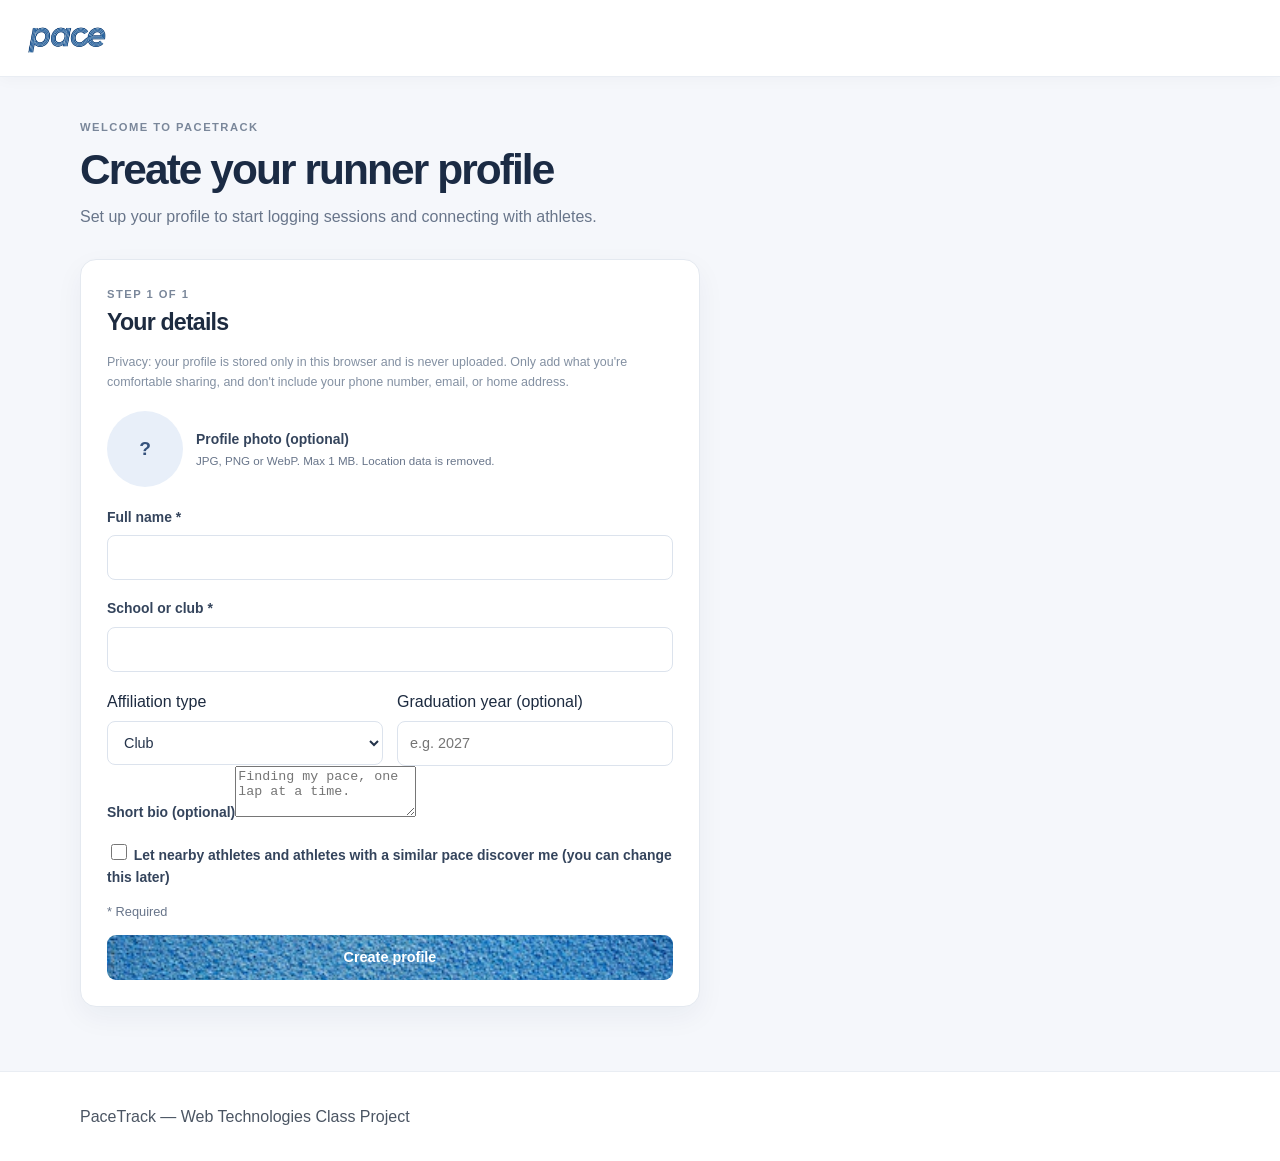
<file: index.html>
<!DOCTYPE html>
<html lang="en">
<head>
  <meta charset="UTF-8">
  <meta name="viewport" content="width=device-width, initial-scale=1.0">
  <!-- Security: only load scripts, styles and images from this site (plus local data: image previews). -->
  <meta http-equiv="Content-Security-Policy" content="default-src 'self'; img-src 'self' data:; object-src 'none'; base-uri 'self'; form-action 'self'">
  <meta name="referrer" content="no-referrer">

  <title>Home | PaceTrack</title>

  <link rel="stylesheet" href="css/style.css">

  <script src="js/app.js" defer></script>
</head>

<body>
  <a class="skip-link" href="#main-content">Skip to content</a>

  <header class="site-header">
    <div class="container header-content">
      <a class="logo" href="index.html" aria-label="PaceTrack home">
        <img src="assets/pacetrack-logo.png" alt="PaceTrack logo">
      </a>

      <nav aria-label="Main navigation">
        <ul class="nav-links">
          <li>
            <a href="index.html" aria-current="page">Home</a>
          </li>
          <li>
            <a href="tracker.html">Log Run</a>
          </li>
          <li>
            <a href="feed.html">Feed</a>
          </li>
          <li>
            <a href="athletes.html">Athletes</a>
          </li>
        </ul>
      </nav>
    </div>
  </header>

  <main id="main-content" class="container" tabindex="-1"></main>

  <footer class="site-footer">
    <div class="container">
      <p>PaceTrack — Web Technologies Class Project</p>
    </div>
  </footer>
</body>
</html>
</file>
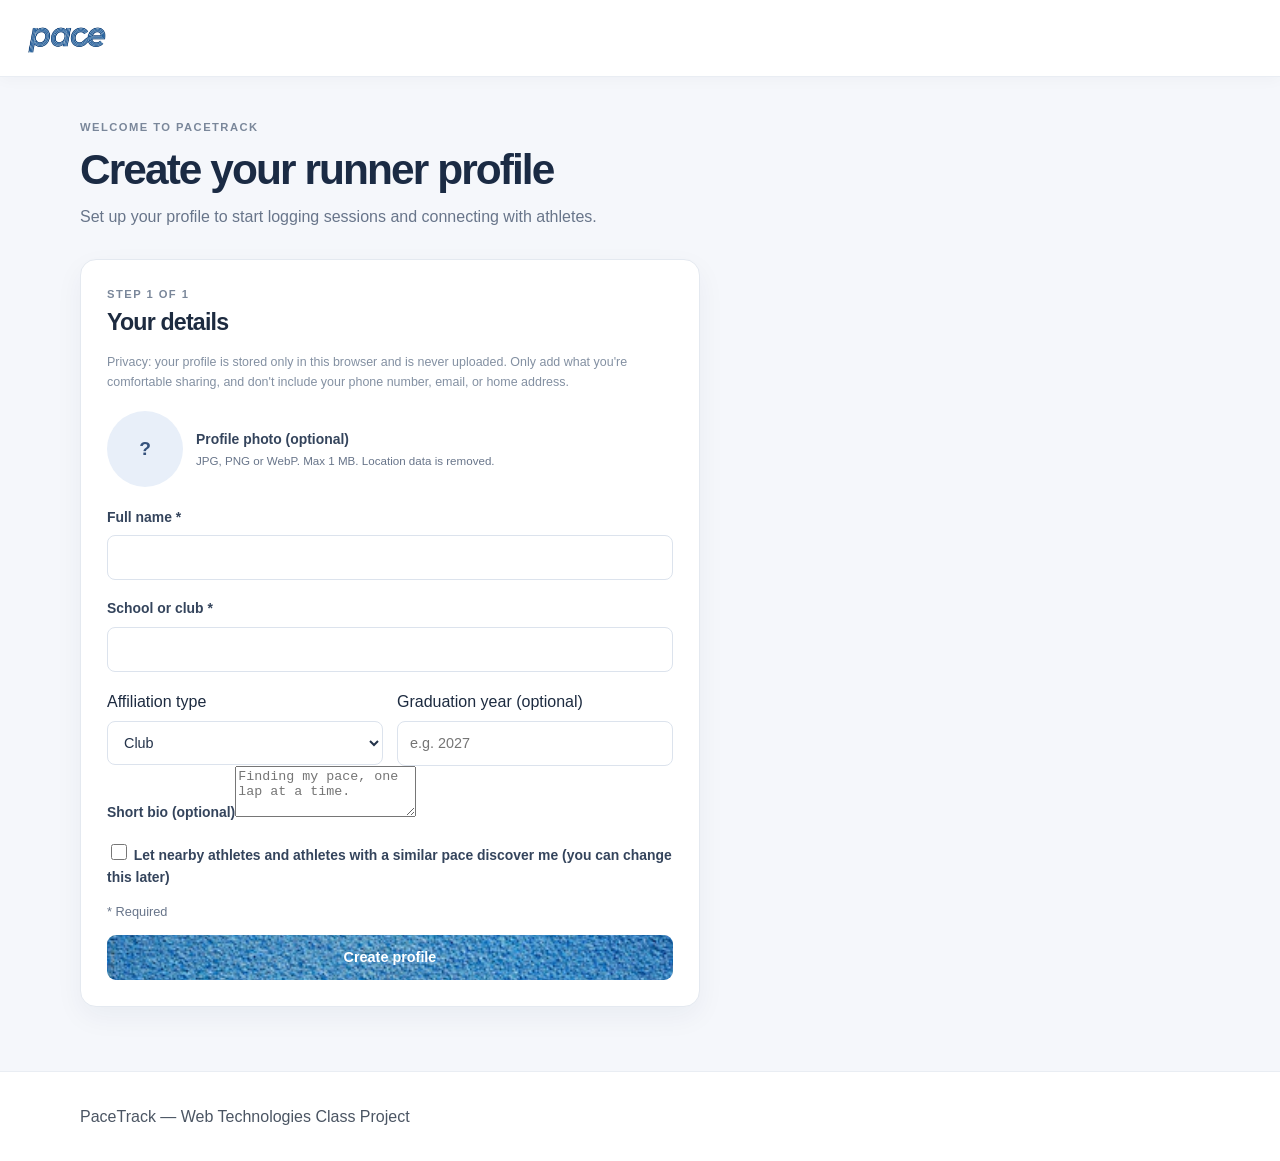
<file: athletes.html>
<!DOCTYPE html>
<html lang="en">
<head>
  <meta charset="UTF-8">
  <meta name="viewport" content="width=device-width, initial-scale=1.0">
  <!-- Security: only load scripts, styles and images from this site (plus local data: image previews). -->
  <meta http-equiv="Content-Security-Policy" content="default-src 'self'; img-src 'self' data:; object-src 'none'; base-uri 'self'; form-action 'self'">
  <meta name="referrer" content="no-referrer">

  <title>Athletes | PaceTrack</title>

  <link rel="stylesheet" href="css/style.css">

  <script src="js/app.js" defer></script>
</head>

<body>
  <a class="skip-link" href="#main-content">Skip to content</a>

  <header class="site-header">
    <div class="container header-content">
      <a class="logo" href="index.html" aria-label="PaceTrack home">
        <img src="assets/pacetrack-logo.png" alt="PaceTrack logo">
      </a>

      <nav aria-label="Main navigation">
        <ul class="nav-links">
          <li>
            <a href="index.html">Home</a>
          </li>
          <li>
            <a href="tracker.html">Log Run</a>
          </li>
          <li>
            <a href="feed.html">Feed</a>
          </li>
          <li>
            <a href="athletes.html" aria-current="page">Athletes</a>
          </li>
        </ul>
      </nav>
    </div>
  </header>

  <main id="main-content" class="container" tabindex="-1"></main>

  <footer class="site-footer">
    <div class="container">
      <p>PaceTrack — Web Technologies Class Project</p>
    </div>
  </footer>
</body>
</html>
</file>
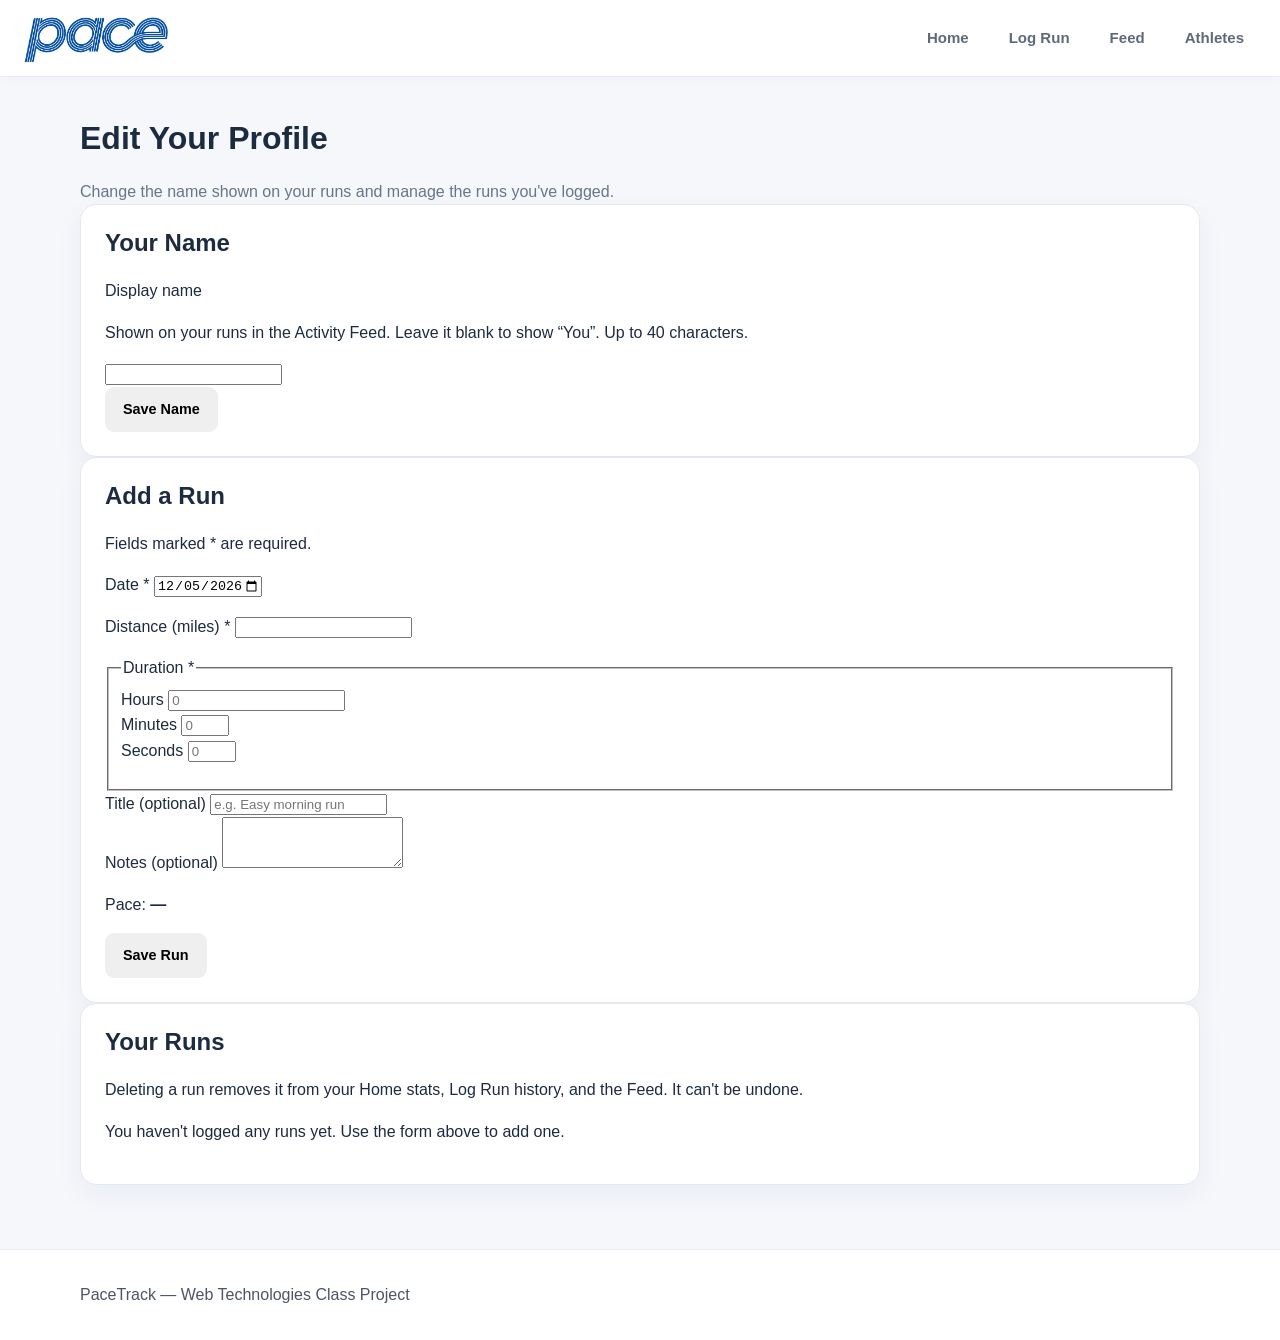
<file: edit-profile.html>
<!DOCTYPE html>
<html lang="en">
<head>
  <meta charset="UTF-8">
  <meta name="viewport" content="width=device-width, initial-scale=1.0">
  <!-- Security: only load scripts, styles and images from this site (plus local data: image previews). -->
  <meta http-equiv="Content-Security-Policy" content="default-src 'self'; img-src 'self' data:; object-src 'none'; base-uri 'self'; form-action 'self'">
  <meta name="referrer" content="no-referrer">

  <title>Edit Profile | PaceTrack</title>

  <link rel="stylesheet" href="css/style.css">

  <script src="js/storage.js" defer></script>
  <script src="js/tracker.js" defer></script>
  <script src="js/edit-profile.js" defer></script>
</head>

<body>
  <a class="skip-link" href="#main-content">Skip to content</a>

  <header class="site-header">
    <div class="container header-content">
      <a class="logo" href="index.html" aria-label="PaceTrack home">
        <img src="images/pacetrack-logo.png" alt="PaceTrack" width="144" height="48">
      </a>

      <nav aria-label="Main navigation">
        <ul class="nav-links">
          <li>
            <a href="index.html">Home</a>
          </li>
          <li>
            <a href="tracker.html">Log Run</a>
          </li>
          <li>
            <a href="feed.html">Feed</a>
          </li>
          <li>
            <a href="athletes.html">Athletes</a>
          </li>
        </ul>
      </nav>
    </div>
  </header>

  <main id="main-content" class="container" tabindex="-1">
    <h1>Edit Your Profile</h1>

    <p class="page-description">
      Change the name shown on your runs and manage the runs you've logged.
    </p>

    <div id="data-notices"></div>

    <section class="card" aria-labelledby="name-heading">
      <h2 id="name-heading">Your Name</h2>

      <form id="name-form" class="run-form name-form" novalidate>
        <div class="form-field">
          <label for="profile-name">Display name</label>
          <p class="form-hint" id="profile-name-hint">
            Shown on your runs in the Activity Feed. Leave it blank to show &ldquo;You&rdquo;.
            Up to 40 characters.
          </p>
          <input type="text" id="profile-name" name="name" maxlength="40" autocomplete="nickname"
                 aria-describedby="profile-name-hint">
        </div>

        <button type="submit" class="button">Save Name</button>

        <div id="name-status" class="form-status" role="status" aria-live="polite"></div>
        <div id="name-alert" class="form-status" role="alert"></div>
      </form>
    </section>

    <section class="card" aria-labelledby="run-heading">
      <h2 id="run-heading">Add a Run</h2>

      <p class="form-hint">Fields marked <span aria-hidden="true">*</span><span class="visually-hidden">with an asterisk</span> are required.</p>
  
      <form id="run-form" class="run-form" novalidate>
        <div class="form-row">
          <div class="form-field">
            <label for="run-date">Date <span aria-hidden="true">*</span></label>
            <input type="date" id="run-date" name="date" required
                   aria-describedby="run-date-error">
            <p class="field-error" id="run-date-error"></p>
          </div>
  
          <div class="form-field">
            <label for="run-distance">Distance (miles) <span aria-hidden="true">*</span></label>
            <input type="number" id="run-distance" name="distance" required
                   min="0.01" step="0.01" inputmode="decimal"
                   aria-describedby="run-distance-error">
            <p class="field-error" id="run-distance-error"></p>
          </div>
        </div>
  
        <fieldset class="form-field duration-fieldset" id="run-duration"
                  aria-describedby="run-duration-error">
          <legend>Duration <span aria-hidden="true">*</span></legend>
          <div class="duration-inputs">
            <div>
              <label for="run-hours">Hours</label>
              <input type="number" id="run-hours" name="hours"
                     min="0" step="1" inputmode="numeric" placeholder="0">
            </div>
            <div>
              <label for="run-minutes">Minutes</label>
              <input type="number" id="run-minutes" name="minutes"
                     min="0" max="59" step="1" inputmode="numeric" placeholder="0">
            </div>
            <div>
              <label for="run-seconds">Seconds</label>
              <input type="number" id="run-seconds" name="seconds"
                     min="0" max="59" step="1" inputmode="numeric" placeholder="0">
            </div>
          </div>
          <p class="field-error" id="run-duration-error"></p>
        </fieldset>
  
        <div class="form-field">
          <label for="run-title">Title (optional)</label>
          <input type="text" id="run-title" name="title" maxlength="80"
                 placeholder="e.g. Easy morning run">
        </div>
  
        <div class="form-field">
          <label for="run-notes">Notes (optional)</label>
          <textarea id="run-notes" name="notes" rows="3" maxlength="500"></textarea>
        </div>
  
        <p class="pace-preview" id="pace-preview" aria-live="polite">
          Pace: <strong id="pace-preview-value">—</strong>
        </p>
  
        <button type="submit" class="button">Save Run</button>
  
        <div id="form-status" class="form-status" role="status" aria-live="polite"></div>
        <div id="form-alert" class="form-status" role="alert"></div>
      </form>
    </section>

    <section class="card" aria-labelledby="manage-heading">
      <h2 id="manage-heading" tabindex="-1">Your Runs</h2>
      <p class="stat-note">Deleting a run removes it from your Home stats, Log Run history, and the Feed. It can't be undone.</p>

      <p id="manage-status" class="results-status" role="status" aria-live="polite"></p>
      <div id="manage-alert" class="form-status" role="alert"></div>

      <p id="manage-empty" class="empty-state" hidden>You haven't logged any runs yet. Use the form above to add one.</p>
      <ul id="manage-list" class="run-list" aria-labelledby="manage-heading"></ul>
    </section>
  </main>

  <footer class="site-footer">
    <div class="container">
      <p>PaceTrack — Web Technologies Class Project</p>
    </div>
  </footer>
</body>
</html>
</file>
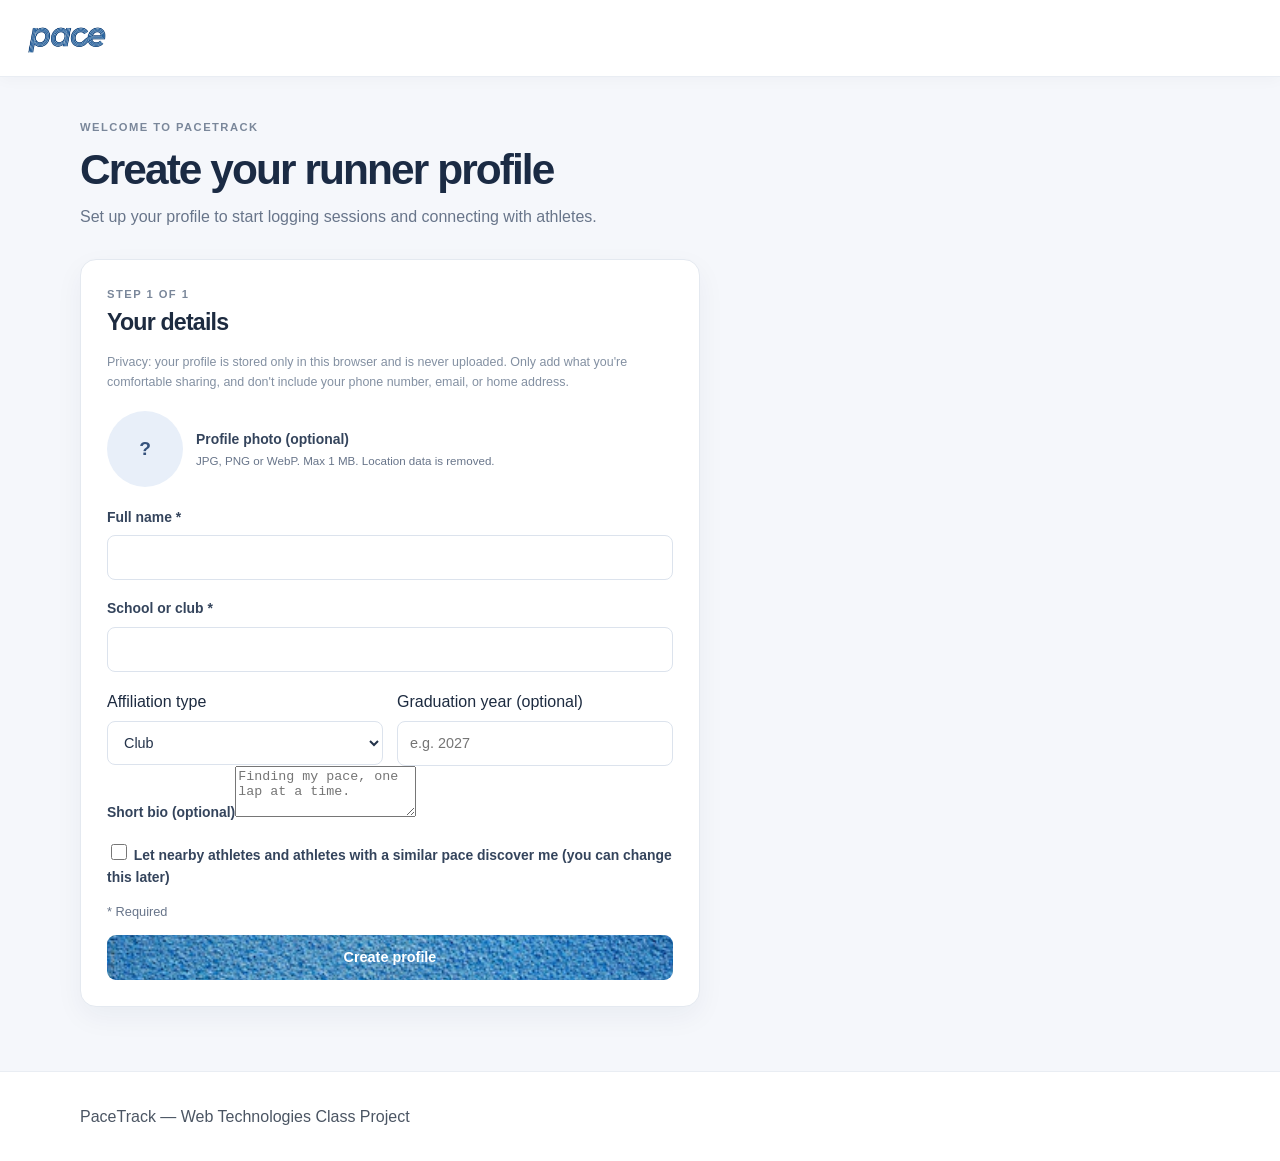
<file: feed.html>
<!DOCTYPE html>
<html lang="en">
<head>
  <meta charset="UTF-8">
  <meta name="viewport" content="width=device-width, initial-scale=1.0">
  <!-- Security: only load scripts, styles and images from this site (plus local data: image previews). -->
  <meta http-equiv="Content-Security-Policy" content="default-src 'self'; img-src 'self' data:; object-src 'none'; base-uri 'self'; form-action 'self'">
  <meta name="referrer" content="no-referrer">

  <title>Feed | PaceTrack</title>

  <link rel="stylesheet" href="css/style.css">

  <script src="js/app.js" defer></script>
</head>

<body>
  <a class="skip-link" href="#main-content">Skip to content</a>

  <header class="site-header">
    <div class="container header-content">
      <a class="logo" href="index.html" aria-label="PaceTrack home">
        <img src="assets/pacetrack-logo.png" alt="PaceTrack logo">
      </a>

      <nav aria-label="Main navigation">
        <ul class="nav-links">
          <li>
            <a href="index.html">Home</a>
          </li>
          <li>
            <a href="tracker.html">Log Run</a>
          </li>
          <li>
            <a href="feed.html" aria-current="page">Feed</a>
          </li>
          <li>
            <a href="athletes.html">Athletes</a>
          </li>
        </ul>
      </nav>
    </div>
  </header>

  <main id="main-content" class="container" tabindex="-1"></main>

  <footer class="site-footer">
    <div class="container">
      <p>PaceTrack — Web Technologies Class Project</p>
    </div>
  </footer>
</body>
</html>
</file>
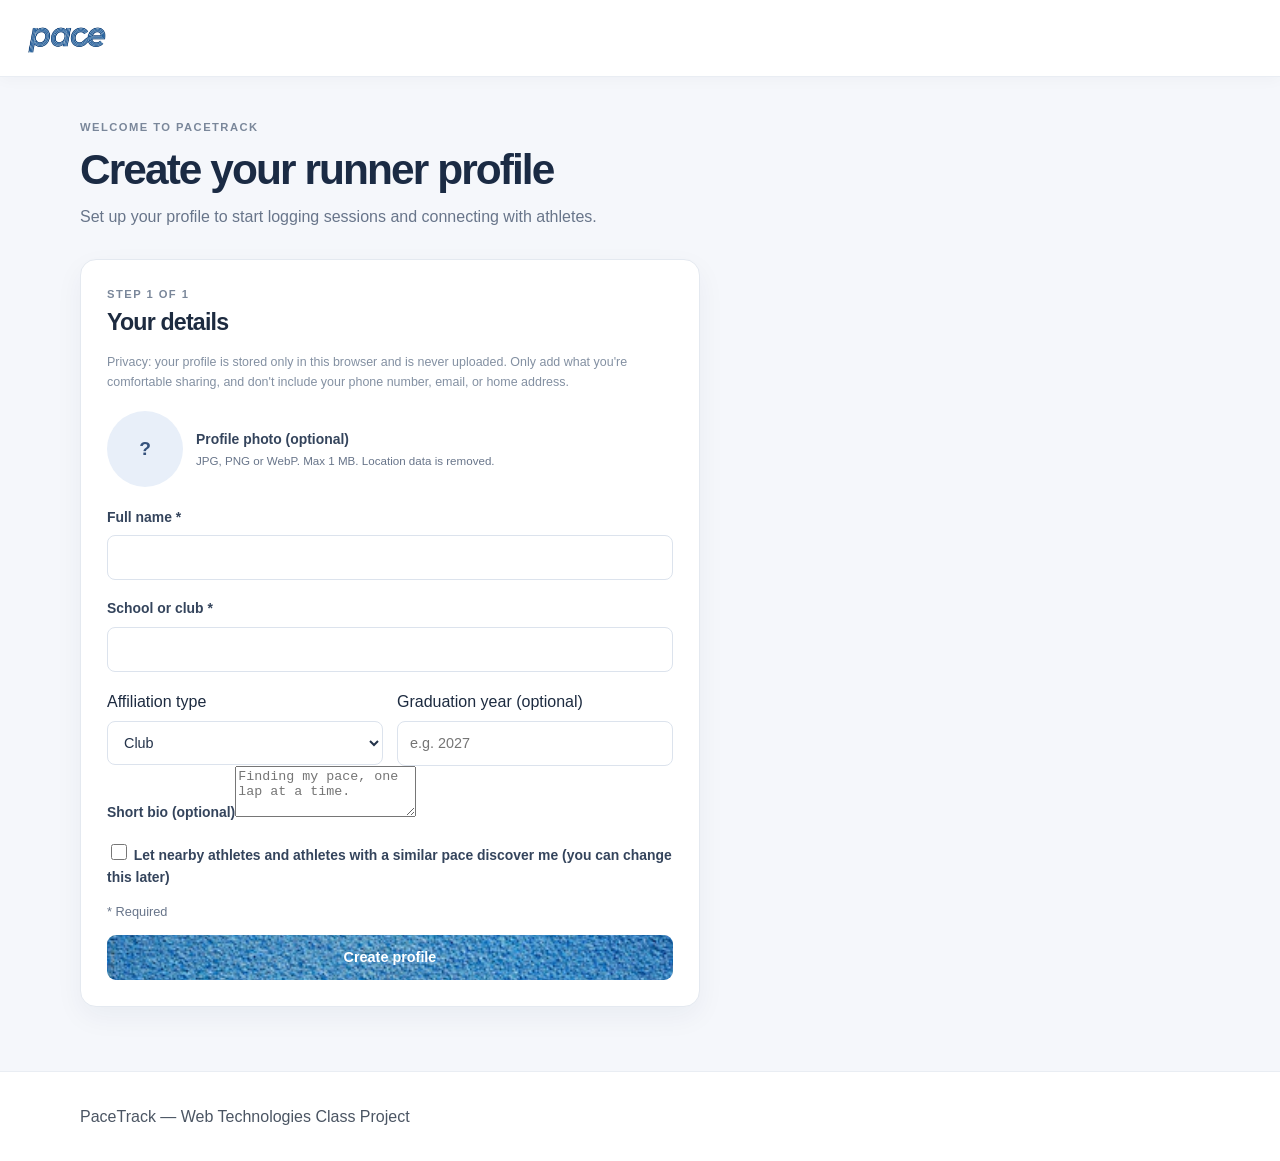
<file: tracker.html>
<!DOCTYPE html>
<html lang="en">
<head>
  <meta charset="UTF-8">
  <meta name="viewport" content="width=device-width, initial-scale=1.0">
  <!-- Security: only load scripts, styles and images from this site (plus local data: image previews). -->
  <meta http-equiv="Content-Security-Policy" content="default-src 'self'; img-src 'self' data:; object-src 'none'; base-uri 'self'; form-action 'self'">
  <meta name="referrer" content="no-referrer">

  <title>Log Run | PaceTrack</title>

  <link rel="stylesheet" href="css/style.css">

  <script src="js/app.js" defer></script>
</head>

<body>
  <a class="skip-link" href="#main-content">Skip to content</a>

  <header class="site-header">
    <div class="container header-content">
      <a class="logo" href="index.html" aria-label="PaceTrack home">
        <img src="assets/pacetrack-logo.png" alt="PaceTrack logo">
      </a>

      <nav aria-label="Main navigation">
        <ul class="nav-links">
          <li>
            <a href="index.html">Home</a>
          </li>
          <li>
            <a href="tracker.html" aria-current="page">Log Run</a>
          </li>
          <li>
            <a href="feed.html">Feed</a>
          </li>
          <li>
            <a href="athletes.html">Athletes</a>
          </li>
        </ul>
      </nav>
    </div>
  </header>

  <main id="main-content" class="container" tabindex="-1"></main>

  <footer class="site-footer">
    <div class="container">
      <p>PaceTrack — Web Technologies Class Project</p>
    </div>
  </footer>
</body>
</html>
</file>
<file: css/style.css>
/* Include padding and borders in element widths. */
* {
  box-sizing: border-box;
}

body {
  margin: 0;
  min-height: 100vh;
  display: flex;
  flex-direction: column;
  font-family: Arial, Helvetica, sans-serif;
  line-height: 1.6;
  color: #172033;
  background-color: #f4f6fa;
}

/* Shared content width for header, main, and footer. */
.container {
  width: 100%;
  max-width: 1100px;
  margin-inline: auto;
  padding-inline: 20px;
}

.site-header {
  background-color: #ffffff;
  border-bottom: 1px solid #d7dce5;
}

.header-content {
  display: flex;
  justify-content: space-between;
  align-items: center;
  flex-wrap: wrap;
  gap: 16px;
  padding-block: 20px;
}

.logo {
  display: inline-flex;
  align-items: center;
  text-decoration: none;
}

.logo img {
  display: block;
  height: 52px;
  width: auto;
}

.nav-links {
  display: flex;
  flex-wrap: wrap;
  gap: 8px;
  margin: 0;
  padding: 0;
  list-style: none;
}

.nav-links a {
  display: block;
  padding: 10px 14px;
  border-radius: 6px;
  color: #172033;
  text-decoration: none;
}

.nav-links a:hover {
  background-color: #e8eefb;
}

.nav-links a[aria-current="page"] {
  color: #ffffff;
  background-color: #1746a2;
  background-image: url("../assets/blue-texture.png");
  background-size: cover;
  background-position: center;
  font-weight: bold;
}

/* Visible outline for keyboard users. */
a:focus-visible,
button:focus-visible,
input:focus-visible,
select:focus-visible,
textarea:focus-visible {
  outline: 3px solid #1746a2;
  outline-offset: 3px;
}

main {
  flex: 1;
  padding-block: 32px;
}

h1,
h2 {
  line-height: 1.2;
}

h1 {
  margin-top: 0;
}

.page-description {
  color: #4b5563;
  margin-bottom: 24px;
}

.card {
  padding: 24px;
  background-color: #ffffff;
  border: 1px solid #d7dce5;
  border-radius: 12px;
}

.card h2 {
  margin-top: 0;
}

.site-footer {
  padding-block: 16px;
  border-top: 1px solid #d7dce5;
  color: #4b5563;
  background-color: #ffffff;
}

/* Hidden until someone reaches it using the Tab key. */
.skip-link {
  position: absolute;
  top: 8px;
  left: 8px;
  transform: translateY(-200%);
  padding: 10px 16px;
  color: #ffffff;
  background-color: #1746a2;
  background-image: url("../assets/blue-texture.png");
  background-size: cover;
  background-position: center;
  z-index: 100;
}

.skip-link:focus {
  transform: translateY(0);
}

@media (max-width: 600px) {
  .header-content {
    flex-direction: column;
    align-items: flex-start;
  }

  .nav-links {
    gap: 4px;
  }

  .nav-links a {
    padding: 10px;
  }

  .card {
    padding: 16px;
  }
}

/* PaceTrack app views */
:root {
  --navy: #172f57;
  --navy-hover: #233f6b;
  --muted: #68758a;
  --line: #e4e9f0;
  --surface: #ffffff;
  --page: #f5f7fb;
  --blue-soft: #edf3fd;
  --green: #237b55;
  --shadow: 0 10px 28px rgb(23 47 87 / 5%);
}

body {
  color: #1d2b40;
  background: var(--page);
}

.container {
  max-width: 1160px;
}

.site-header {
  position: sticky;
  top: 0;
  z-index: 20;
  border-color: #e9edf3;
  box-shadow: 0 3px 14px rgb(28 43 67 / 3%);
}

.site-header .container {
  max-width: none;
  margin-inline: 0;
}

.header-content {
  min-height: 76px;
  padding-block: 12px;
}

.logo {
  color: var(--navy);
  letter-spacing: -0.05em;
  font-size: 1.65rem;
}

.nav-links a {
  padding: 9px 16px;
  border-radius: 999px;
  color: #5e6a7c;
  font-size: 0.94rem;
  font-weight: 600;
  transition: background-color 140ms ease, color 140ms ease;
}

.nav-links a:hover {
  color: var(--navy);
  background: #f0f3f8;
}

.nav-links a[aria-current="page"] {
  color: #fff;
  background-color: var(--navy);
  background-image: url("../assets/blue-texture.png");
  background-size: cover;
  background-position: center;
}

main.container {
  padding-block: 42px 64px;
}

.page-heading {
  display: flex;
  justify-content: space-between;
  align-items: flex-end;
  gap: 24px;
  margin-bottom: 30px;
}

.page-heading h1 {
  margin: 0;
  color: #1b2b44;
  font-size: clamp(2rem, 4vw, 2.65rem);
  letter-spacing: -0.045em;
}

.eyebrow {
  margin: 0 0 8px;
  color: #7a879a;
  font-size: 0.7rem;
  font-weight: 800;
  letter-spacing: 0.13em;
}

.page-description {
  margin: 8px 0 0;
  color: var(--muted);
}

.card {
  border: 1px solid var(--line);
  border-radius: 16px;
  background: var(--surface);
  box-shadow: var(--shadow);
}

.button {
  display: inline-flex;
  justify-content: center;
  align-items: center;
  gap: 8px;
  min-height: 42px;
  padding: 10px 17px;
  border: 1px solid transparent;
  border-radius: 9px;
  font: inherit;
  font-size: 0.9rem;
  font-weight: 700;
  text-decoration: none;
  cursor: pointer;
  transition: background-color 140ms ease, border-color 140ms ease, transform 140ms ease;
}

.button:active {
  transform: translateY(1px);
}

.button-primary {
  color: #fff;
  background-color: var(--navy);
  background-image: url("../assets/blue-texture.png");
  background-size: cover;
  background-position: center;
}

.button-primary:hover {
  background-color: var(--navy-hover);
  background-image: url("../assets/blue-texture.png");
  background-size: cover;
  background-position: center;
}

.button-secondary {
  color: var(--navy);
  border-color: #dce3ed;
  background: #fff;
}

.button-secondary:hover {
  background: #f3f6fa;
}

.button-wide {
  width: 100%;
}

.text-link {
  color: var(--navy);
  font-size: 0.9rem;
  font-weight: 700;
  text-decoration: none;
}

.text-link:hover,
.notice-banner a:hover {
  text-decoration: underline;
}

.profile-layout {
  display: grid;
  grid-template-columns: minmax(0, 1.15fr) minmax(300px, 0.85fr);
  gap: 20px;
}

.profile-card,
.privacy-card {
  padding: 26px;
}

.profile-top,
.athlete-card-top {
  display: flex;
  align-items: center;
  gap: 14px;
}

.avatar {
  display: inline-grid;
  flex: 0 0 auto;
  place-items: center;
  width: 76px;
  height: 76px;
  overflow: hidden;
  border-radius: 50%;
  object-fit: cover;
}

.avatar-placeholder {
  color: #35527c;
  background: #e8eff9;
  font-size: 1.2rem;
  font-weight: 800;
}

.avatar-small {
  width: 42px;
  height: 42px;
  font-size: 0.8rem;
}

.avatar-large {
  width: 64px;
  height: 64px;
  font-size: 1rem;
}

.tag,
.event-badge {
  display: inline-flex;
  align-items: center;
  padding: 5px 10px;
  border-radius: 999px;
  color: #385277;
  background: var(--blue-soft);
  font-size: 0.73rem;
  font-weight: 700;
}

.profile-card h2 {
  margin: 18px 0 2px;
  font-size: 1.45rem;
  letter-spacing: -0.025em;
}

.profile-school,
.profile-bio {
  color: var(--muted);
}

.profile-school {
  margin: 4px 0 12px;
  font-size: 0.9rem;
}

.profile-bio {
  margin: 0 0 20px;
}

.privacy-card h2,
.tracker-aside h2 {
  margin: 0 0 8px;
  font-size: 1.35rem;
  letter-spacing: -0.03em;
}

.privacy-card > p:not(.eyebrow, .privacy-note) {
  max-width: 390px;
  margin: 0 0 22px;
  color: var(--muted);
  font-size: 0.92rem;
}

.switch-row {
  display: flex;
  align-items: center;
  justify-content: space-between;
  gap: 14px;
  color: #33425a;
  font-size: 0.9rem;
  font-weight: 700;
  cursor: pointer;
}

.switch-row input {
  position: absolute;
  width: 1px;
  height: 1px;
  opacity: 0;
}

.switch {
  position: relative;
  width: 44px;
  height: 25px;
  border-radius: 999px;
  background: #cbd3df;
  transition: background 150ms ease;
}

.switch::after {
  position: absolute;
  top: 3px;
  left: 3px;
  width: 19px;
  height: 19px;
  border-radius: 50%;
  background: #fff;
  content: "";
  transition: transform 150ms ease;
}

.switch-row input:checked + .switch {
  background-color: var(--navy);
  background-image: url("../assets/blue-texture.png");
  background-size: cover;
  background-position: center;
}

.switch-row input:checked + .switch::after {
  transform: translateX(19px);
}

.switch-row input:focus-visible + .switch {
  outline: 3px solid #7899d3;
  outline-offset: 3px;
}

.privacy-note {
  margin: 14px 0 0;
  color: #8390a2;
  font-size: 0.78rem;
}

.section-block {
  margin-top: 40px;
}

.section-heading {
  display: flex;
  align-items: center;
  justify-content: space-between;
  gap: 16px;
  margin-bottom: 16px;
}

.section-heading h2 {
  margin: 0;
  font-size: 1.45rem;
  letter-spacing: -0.035em;
}

.section-heading .eyebrow {
  margin-bottom: 5px;
}

.stats-grid {
  display: grid;
  grid-template-columns: repeat(3, minmax(0, 1fr));
  gap: 16px;
}

.stat-card {
  position: relative;
  min-height: 156px;
  padding: 20px;
}

.stat-icon {
  position: absolute;
  top: 17px;
  right: 19px;
  display: grid;
  width: 34px;
  height: 34px;
  place-items: center;
  border-radius: 10px;
  color: var(--navy);
  background: #eff3f9;
  font-size: 1.1rem;
}

.stat-card p {
  margin: 0 0 14px;
  color: var(--muted);
  font-size: 0.85rem;
}

.stat-card strong {
  display: block;
  color: #1d2b40;
  font-size: 1.9rem;
  letter-spacing: -0.04em;
}

.stat-card strong small {
  font-size: 1rem;
}

.stat-sub {
  display: block;
  margin-top: 3px;
  color: #8792a2;
  font-size: 0.78rem;
}

.pr-grid {
  display: grid;
  grid-template-columns: repeat(auto-fit, minmax(190px, 1fr));
  gap: 14px;
}

.pr-card {
  display: flex;
  flex-direction: column;
  align-items: flex-start;
  gap: 11px;
  padding: 18px;
}

.pr-card strong {
  font-size: 1.3rem;
}

.pr-card > span:last-child {
  color: var(--muted);
  font-size: 0.8rem;
}

.empty-card {
  padding: 22px;
  color: var(--muted);
}

.empty-card p {
  margin: 0 0 10px;
}

.tracker-layout {
  display: grid;
  grid-template-columns: minmax(0, 1.55fr) minmax(245px, 0.7fr);
  align-items: start;
  gap: 22px;
}

.form-card {
  padding: 26px;
}

.form-card > label,
.modal-form > label,
.modal-form .form-grid label {
  display: block;
  margin: 0 0 17px;
  color: #34445c;
  font-size: 0.87rem;
  font-weight: 700;
}

.form-card input:not([type="checkbox"], [type="file"]),
.form-card select,
.modal-form input:not([type="file"]),
.modal-form select,
.modal-form textarea,
.import-row input,
.search-field input {
  display: block;
  width: 100%;
  min-height: 44px;
  margin-top: 7px;
  padding: 10px 12px;
  border: 1px solid #dce3ed;
  border-radius: 8px;
  color: #24334a;
  background: #fff;
  font: inherit;
  font-size: 0.9rem;
}

.form-card textarea,
.modal-form textarea {
  resize: vertical;
}

.form-card input:focus,
.form-card select:focus,
.modal-form input:focus,
.modal-form select:focus,
.modal-form textarea:focus,
.import-row input:focus,
.search-field input:focus {
  border-color: #718db8;
  outline: 3px solid rgb(113 141 184 / 18%);
}

.form-grid {
  display: grid;
  grid-template-columns: repeat(2, minmax(0, 1fr));
  gap: 14px;
}

.form-grid label {
  min-width: 0;
}

.label-hint {
  display: inline-block;
  margin-left: 5px;
  color: #8994a4;
  font-size: 0.76rem;
  font-weight: 400;
}

.field-pair {
  display: grid;
  grid-template-columns: 1fr 1fr;
  gap: 12px;
}

.choice-fieldset {
  display: grid;
  gap: 9px;
  margin: 0 0 17px;
  padding: 14px;
  border: 1px solid var(--line);
  border-radius: 10px;
}

.choice-fieldset legend {
  padding-inline: 5px;
  color: #34445c;
  font-size: 0.87rem;
  font-weight: 700;
}

.check-row {
  display: flex;
  align-items: center;
  gap: 9px;
  color: #536176;
  font-size: 0.85rem;
}

.check-row input {
  width: 16px;
  height: 16px;
  accent-color: var(--navy);
}

.calculation-preview {
  display: block;
  padding-top: 5px;
  color: #536b8e;
  font-size: 0.82rem;
}

.photo-preview img {
  display: block;
  max-width: min(100%, 300px);
  max-height: 200px;
  margin: -5px 0 16px;
  border-radius: 10px;
  object-fit: cover;
}

.import-panel {
  margin: 21px 0;
  padding: 18px;
  border: 1px solid #e6ebf2;
  border-radius: 12px;
  background: #f8fafd;
}

.import-panel h3 {
  margin: 0;
  font-size: 1rem;
}

.import-panel > div:first-child > p:last-child {
  margin: 4px 0 13px;
  color: var(--muted);
  font-size: 0.82rem;
}

.provider-buttons,
.filter-pills {
  display: flex;
  flex-wrap: wrap;
  gap: 8px;
}

.provider-button,
.filter-pill {
  padding: 8px 13px;
  border: 1px solid #e0e6ef;
  border-radius: 999px;
  color: #59677b;
  background: #fff;
  font: inherit;
  font-size: 0.8rem;
  font-weight: 700;
  cursor: pointer;
}

.provider-button.is-selected,
.filter-pill.is-active {
  border-color: var(--navy);
  color: #fff;
  background-color: var(--navy);
  background-image: url("../assets/blue-texture.png");
  background-size: cover;
  background-position: center;
}

.import-row {
  display: flex;
  align-items: center;
  gap: 9px;
  margin-top: 12px;
}

.import-row input {
  min-width: 0;
  margin: 0;
}

.verified-note {
  margin: 12px 0 0;
  color: var(--green);
  font-size: 0.82rem;
  font-weight: 700;
}

.form-error {
  margin: 0 0 12px;
  color: #a42e35;
  font-size: 0.87rem;
}

.tracker-aside {
  position: sticky;
  top: 100px;
  padding: 24px;
  background: linear-gradient(145deg, #fff, #f1f5fb);
}

.aside-icon {
  display: grid;
  width: 42px;
  height: 42px;
  margin-bottom: 23px;
  place-items: center;
  border-radius: 12px;
  color: #334f79;
  background: #e7eef9;
  font-size: 1.2rem;
}

.tracker-aside > p:not(.eyebrow) {
  margin-bottom: 22px;
  color: var(--muted);
  font-size: 0.9rem;
}

.feed-toolbar,
.directory-controls {
  padding: 14px;
}

.feed-stream {
  display: grid;
  max-width: 800px;
  gap: 16px;
  margin: 18px auto 0;
}

.workout-card {
  padding: 20px;
}

.workout-author {
  display: flex;
  align-items: center;
  gap: 11px;
}

.author-details {
  display: grid;
  min-width: 0;
  flex: 1;
}

.author-details strong {
  overflow: hidden;
  text-overflow: ellipsis;
  white-space: nowrap;
}

.author-details span {
  overflow: hidden;
  color: #8792a2;
  font-size: 0.79rem;
  text-overflow: ellipsis;
  white-space: nowrap;
}

.verified-badge {
  color: var(--green);
  font-size: 0.75rem;
  font-weight: 700;
  white-space: nowrap;
}

.button-follow {
  min-height: 34px;
  padding: 6px 12px;
  border-color: #dce3ed;
  color: var(--navy);
  background: #fff;
  font-size: 0.78rem;
}

.button-follow:hover,
.button-follow.is-following {
  background: #eff3f8;
}

.workout-main {
  display: flex;
  align-items: center;
  flex-wrap: wrap;
  gap: 11px;
  margin: 20px 0 16px 53px;
}

.workout-mark {
  font-size: 1.34rem;
  letter-spacing: -0.03em;
}

.workout-speed {
  color: #61728b;
  font-size: 0.82rem;
}

.workout-photo {
  display: block;
  width: min(100%, 560px);
  max-height: 340px;
  margin: 4px 0 16px 53px;
  border-radius: 11px;
  object-fit: cover;
}

.reaction-row {
  display: flex;
  flex-wrap: wrap;
  gap: 8px;
  padding-top: 14px;
  border-top: 1px solid #edf0f5;
}

.reaction-button {
  padding: 7px 10px;
  border: 0;
  border-radius: 8px;
  color: #627087;
  background: transparent;
  font: inherit;
  font-size: 0.8rem;
  cursor: pointer;
}

.reaction-button:hover,
.reaction-button.is-reacted {
  background: #f3f6fa;
}

.reaction-button b {
  margin-left: 2px;
  color: #33445e;
  font-size: 0.75rem;
}

.notice-banner {
  margin-top: 16px;
  padding: 13px 16px;
  border: 1px solid #e9dfc2;
  border-radius: 10px;
  color: #6e5c33;
  background: #fffaf0;
  font-size: 0.86rem;
}

.notice-banner a {
  color: #55431c;
  font-weight: 700;
}

.directory-controls {
  display: grid;
  gap: 16px;
}

.search-field {
  display: flex;
  align-items: center;
  gap: 10px;
  max-width: 520px;
  color: #8490a2;
  font-size: 1.3rem;
}

.search-field input {
  margin: 0;
}

.filter-pill.is-disabled {
  color: #929bab;
}

.athlete-grid {
  display: grid;
  grid-template-columns: repeat(3, minmax(0, 1fr));
  gap: 16px;
  margin-top: 20px;
}

.athlete-card {
  padding: 20px;
}

.athlete-card-top {
  justify-content: space-between;
  margin-bottom: 17px;
}

.athlete-card h3 {
  margin: 0;
  font-size: 1.13rem;
}

.athlete-school,
.athlete-meta {
  margin: 3px 0;
  color: var(--muted);
  font-size: 0.83rem;
}

.event-list {
  display: flex;
  flex-wrap: wrap;
  gap: 6px;
  margin: 14px 0;
}

.event-list span {
  padding: 4px 8px;
  border-radius: 6px;
  color: #596a83;
  background: #f1f4f8;
  font-size: 0.73rem;
}

.athlete-pr {
  display: grid;
  gap: 2px;
  margin: 15px 0;
  padding-top: 13px;
  border-top: 1px solid #edf0f5;
}

.athlete-pr span {
  color: #8994a4;
  font-size: 0.64rem;
  font-weight: 800;
  letter-spacing: 0.1em;
}

.athlete-pr strong {
  font-size: 0.9rem;
}

.modal {
  width: min(560px, calc(100vw - 28px));
  max-height: min(90vh, 760px);
  padding: 0;
  border: 0;
  border-radius: 16px;
  box-shadow: 0 24px 80px rgb(12 27 49 / 30%);
}

.modal::backdrop {
  background: rgb(18 31 50 / 48%);
  backdrop-filter: blur(2px);
}

.modal-form {
  padding: 25px;
}

.icon-button {
  display: grid;
  width: 36px;
  height: 36px;
  place-items: center;
  border: 0;
  border-radius: 50%;
  color: #5e6b7e;
  background: #f1f4f8;
  font-size: 1.4rem;
  cursor: pointer;
}

.upload-row {
  display: flex !important;
  align-items: center;
  gap: 13px;
  margin: 0 0 19px !important;
  cursor: pointer;
}

.upload-row span:not(.avatar) {
  display: grid;
  gap: 2px;
}

.upload-row small {
  color: var(--muted);
  font-weight: 400;
}

.form-actions {
  display: flex;
  justify-content: flex-end;
  gap: 10px;
  margin-top: 22px;
}

.is-hidden {
  display: none !important;
}

.visually-hidden {
  position: absolute !important;
  width: 1px !important;
  height: 1px !important;
  overflow: hidden !important;
  clip: rect(0, 0, 0, 0) !important;
  white-space: nowrap !important;
  clip-path: inset(50%) !important;
}

/* ---------- Registration (first visit) ---------- */
.register-card {
  max-width: 620px;
}

.register-card .privacy-note {
  margin: 0 0 18px;
}

.register-card .check-row {
  margin: 0 0 14px;
  align-items: flex-start;
}

.register-card .form-hint {
  margin: 0 0 10px;
  color: var(--muted);
  font-size: 0.8rem;
}

nav[hidden] {
  display: none !important;
}

.app-status {
  position: fixed;
  right: 20px;
  bottom: 20px;
  z-index: 50;
  max-width: min(400px, calc(100vw - 40px));
  padding: 13px 17px;
  border-radius: 10px;
  color: #fff;
  background-color: #203b62;
  background-image: url("../assets/blue-texture.png");
  background-size: cover;
  background-position: center;
  box-shadow: 0 8px 28px rgb(20 37 60 / 20%);
  opacity: 0;
  pointer-events: none;
  transform: translateY(8px);
  transition: opacity 150ms ease, transform 150ms ease;
}

.app-status.is-visible {
  opacity: 1;
  transform: translateY(0);
}

.site-footer {
  border-color: #e9edf3;
  background: #fff;
}

@media (max-width: 820px) {
  .profile-layout,
  .tracker-layout {
    grid-template-columns: 1fr;
  }

  .tracker-aside {
    position: static;
  }

  .athlete-grid {
    grid-template-columns: repeat(2, minmax(0, 1fr));
  }
}

@media (max-width: 600px) {
  .header-content {
    align-items: center;
  }

  .nav-links {
    flex-wrap: nowrap;
    width: calc(100vw - 40px);
    overflow-x: auto;
    padding-bottom: 2px;
  }

  .nav-links a {
    padding: 8px 12px;
    white-space: nowrap;
  }

  main.container {
    padding-top: 28px;
  }

  .page-heading {
    align-items: flex-start;
    flex-direction: column;
    gap: 17px;
  }

  .stats-grid {
    grid-template-columns: 1fr;
  }

  .stat-card {
    min-height: 130px;
  }

  .athlete-grid {
    grid-template-columns: 1fr;
  }

  .form-grid {
    grid-template-columns: 1fr;
    gap: 0;
  }

  .import-row {
    align-items: stretch;
    flex-direction: column;
  }

  .workout-card {
    padding: 16px;
  }

  .workout-main,
  .workout-photo {
    margin-left: 0;
  }

  .verified-badge {
    display: none;
  }
}
</file>
